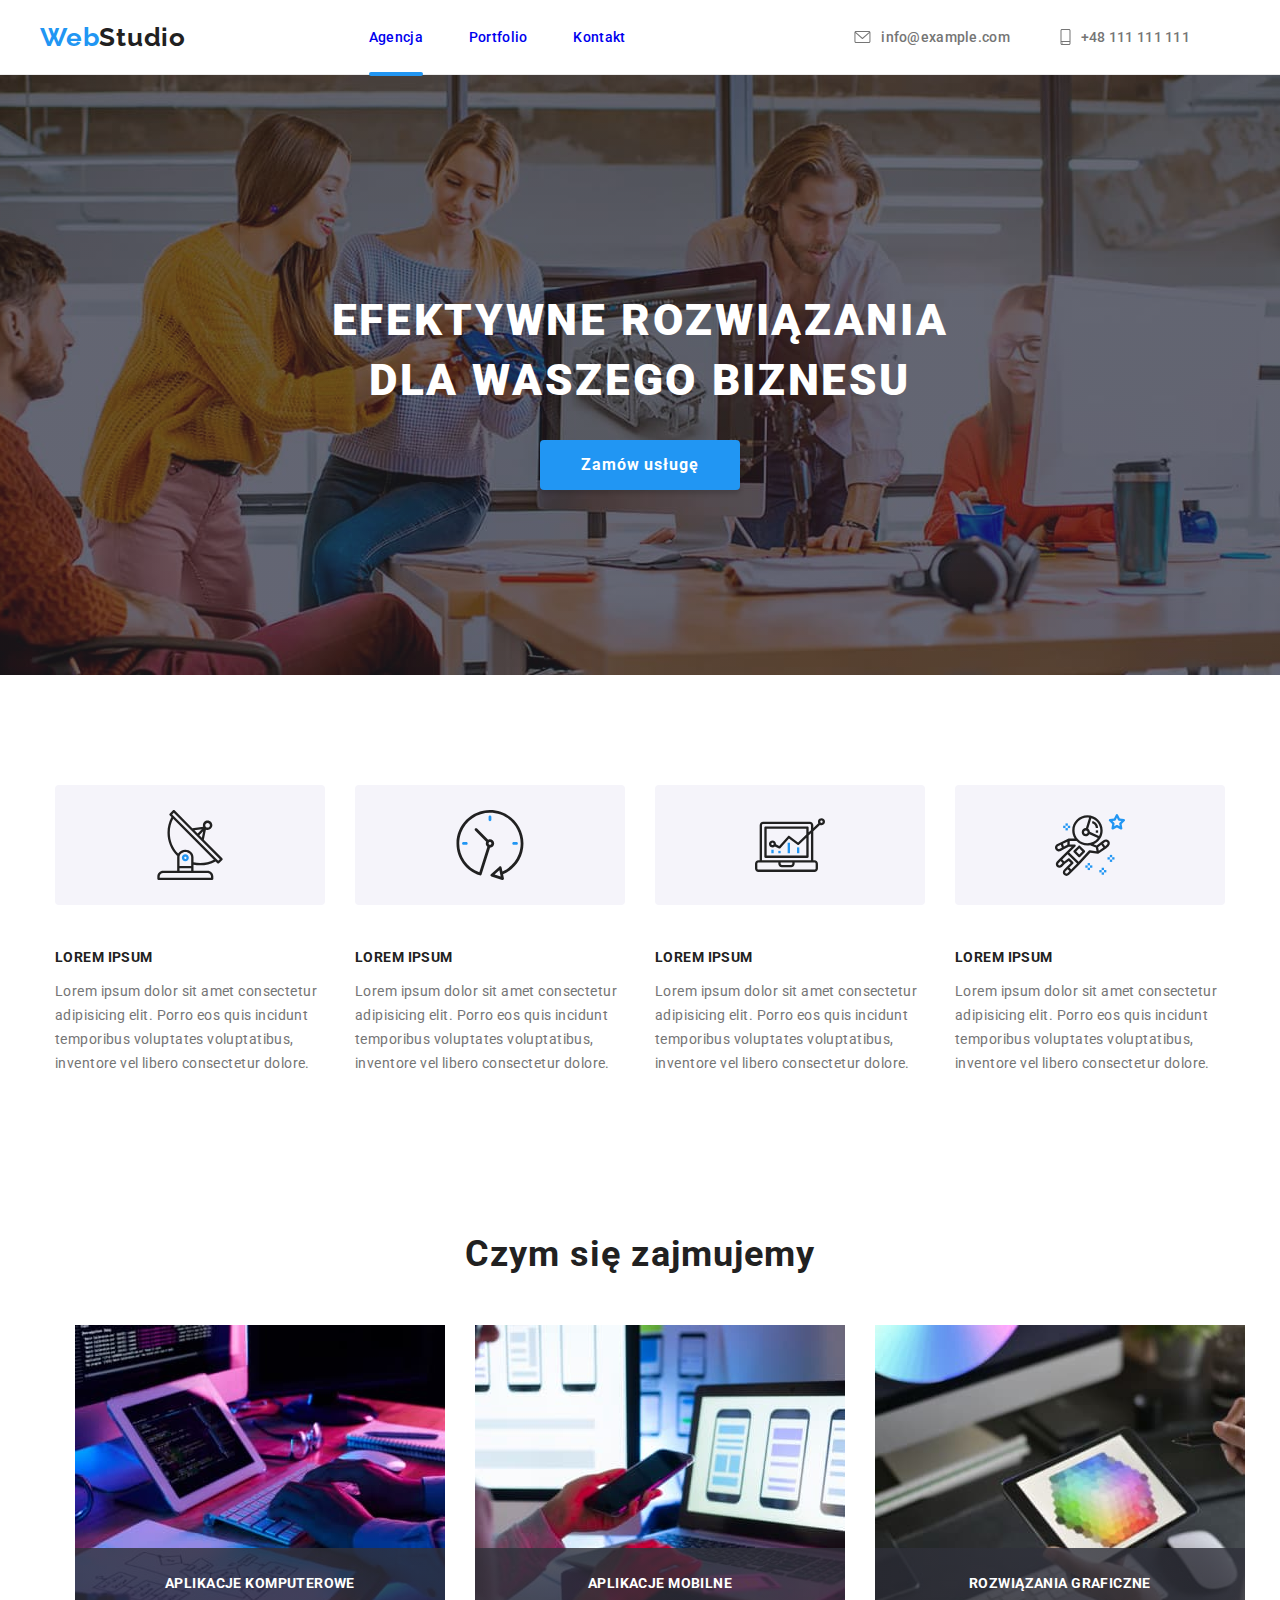
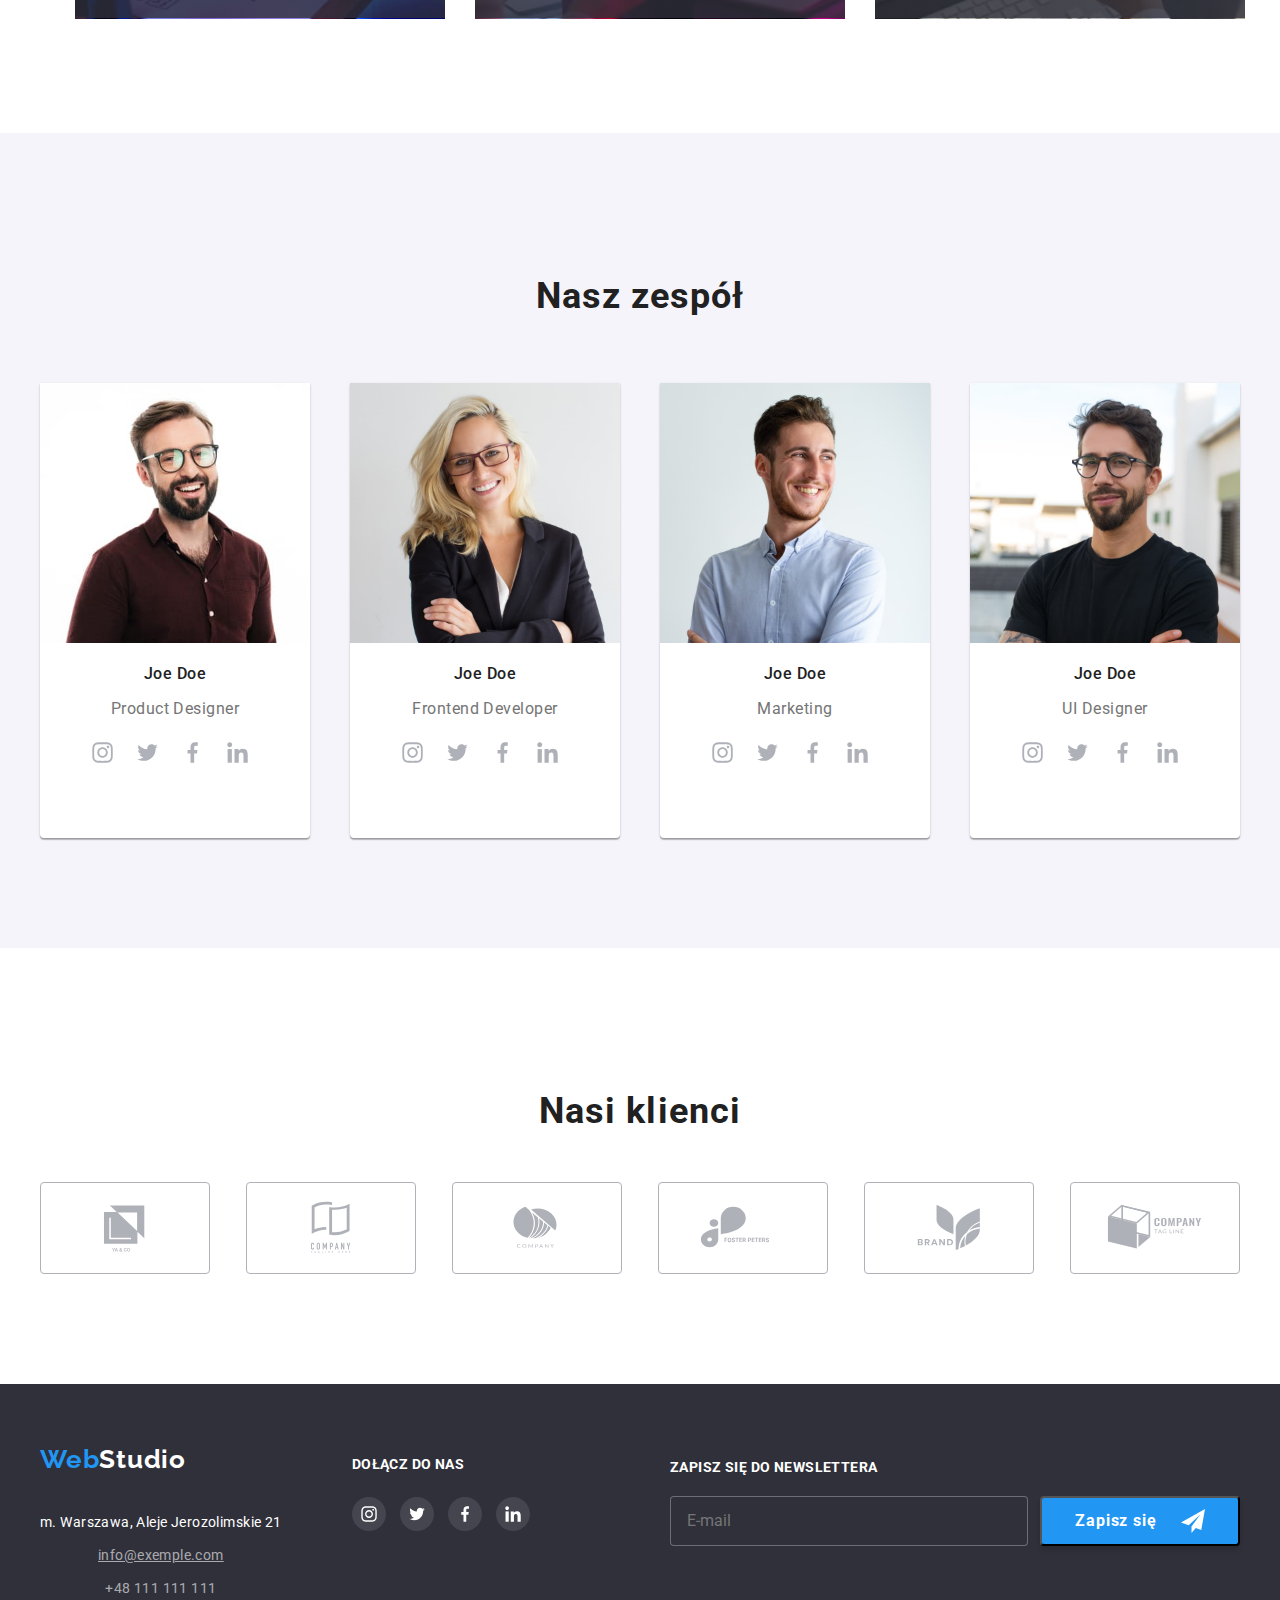
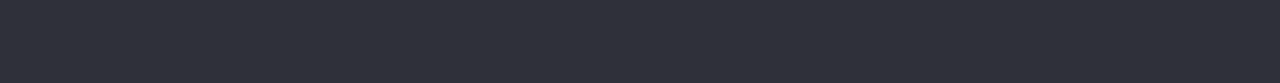
<file: index.html>
<!DOCTYPE html>
<html lang="pl">

<head>
  <title>WebStudio</title>
  <meta charset="UTF-8" />
  <meta http-equiv="X-UA-Compatible" content="IE=edge" />
  <meta name="viewport" content="width=device-width, initial-scale=1.0" />
  <meta name="description" content="WebStudio" />
  <meta name="keywords" content="HTML" />
  <meta name="author" content="Mikołaj Ludwiczak" />
  <link rel="stylesheet" href="css/modern-normalize.css" />
  <link rel="stylesheet" href="css/main.min.css" />
  <link rel="preconnect" href="https://fonts.googleapis.com" />
  <link rel="preconnect" href="https://fonts.gstatic.com" crossorigin />
  <link href="https://fonts.googleapis.com/css2?family=Raleway:wght@700&family=Roboto:wght@400;500;700;900&display=swap"
    rel="stylesheet" />
</head>

<body class="page">
  <!-- Header conntent -->
  <header class="page-header">
    <div class="container page-header__container">
      <!-- Logo link -->
      <h2 class="logo">
        <a class="logo__link" href="index.html">
          <span class="logo-main">Web</span><span class="logo-third">Studio</span>
        </a>
      </h2>

      <nav>
        <!-- Navigation menu -->
        <menu class="nav">
          <li class="nav-item">
            <a class="nav__link  nav__link-activepage" href="index.html">Agencja</a>
          </li>
          <li class="nav-item">
            <a class="nav__link" href="portfolio.html">Portfolio</a>
          </li>
          <li class="nav-item">
            <a class="nav__link" href="#contact">Kontakt</a>
          </li>
        </menu>
      </nav>
      <ul class="header-contact">
        <!-- Adress data -->
        <li class="header-contact__item">
          <a class="header-contact__link" href="mailto:info@exemple.com">
            <svg class="header-contact__icon header-contact__icon-tel" width="17" height="12">
              <use href="./images/icons.svg#icon-envelope"></use>
            </svg>info@example.com</a>
        </li>
        <li class="header-contact__item">
          <a class="header-contact__link" href="tel:+48111111111">
            <svg class="header-contact__icon header-contact__icon-mailto" width="11" height="16">
              <use href="./images/icons.svg#icon-smartphone"></use>
            </svg>+48 111 111 111</a>
        </li>
      </ul>
    </div>
  </header>

  <!-- Main Content -->
  <main class="main-page">
    <!-- Order a service -->
    <section class="service section">
      <div class="container service__container">
        <h1 class="service__title">EFEKTYWNE ROZWIĄZANIA DLA WASZEGO BIZNESU</h1>
        <button type="button" class="service-button" data-modal-open>
          <span class="service-button-title">Zamów usługę</span>
        </button>
      </div>
    </section>

    <!-- Some random text -->
    <section class="asset-box section">
      <div class="container">
        <!-- LOREM IPSUM -->
        <ul class="asset">
          <li class="asset-item-icon">
            <svg class="icon" width="70" height="70">
              <use href="./images/icons.svg#icon-antena"></use>
            </svg>
          </li>
          <li class="asset-item-icon">
            <svg class="icon" width="70" height="70">
              <use href="./images/icons.svg#icon-clock"></use>
            </svg>
          </li>
          <li class="asset-item-icon">
            <svg class="icon" width="70" height="70">
              <use href="./images/icons.svg#icon-diagram"></use>
            </svg>
          </li>
          <li class="asset-item-icon">
            <svg class="icon" width="70" height="70">
              <use href="./images/icons.svg#icon-astronaut"></use>
            </svg>
          </li>

          <li class="asset-item">
            <h3 class="asset-item-title">LOREM IPSUM</h3>
            Lorem ipsum dolor sit amet consectetur adipisicing elit. Porro
            eos quis incidunt temporibus voluptates voluptatibus, inventore
            vel libero consectetur dolore.
          </li>
          <li class="asset-item">
            <h3 class="asset-item-title">LOREM IPSUM</h3>
            Lorem ipsum dolor sit amet consectetur adipisicing elit. Porro
            eos quis incidunt temporibus voluptates voluptatibus, inventore
            vel libero consectetur dolore.
          </li>
          <li class="asset-item">
            <h3 class="asset-item-title">LOREM IPSUM</h3>
            Lorem ipsum dolor sit amet consectetur adipisicing elit. Porro
            eos quis incidunt temporibus voluptates voluptatibus, inventore
            vel libero consectetur dolore.
          </li>
          <li class="asset-item">
            <h3 class="asset-item-title">LOREM IPSUM</h3>
            Lorem ipsum dolor sit amet consectetur adipisicing elit. Porro
            eos quis incidunt temporibus voluptates voluptatibus, inventore
            vel libero consectetur dolore.
          </li>
        </ul>
      </div>
    </section>

    <!-- What we do -->
    <section class="project-box section">
      <div class="container">
        <h4 class="section__title">Czym się zajmujemy</h4>
        <ul class="project">
          <li class="project-item">
            <img src="./images/tab2.jpg" alt="Tablet obok klawiatury oraz diagram ERD" width="370" height="294" />
            <div class="project-description">Aplikacje komputerowe</div>
          </li>
          <li class="project-item">
            <img src="./images/tel.jpg" alt="Obsługa telefonu i laptopu jednocześnie" width="370" height="294" />
            <div class="project-description">Aplikacje mobilne</div>
          </li>
          <li class="project-item">
            <img src="./images/tab1.jpg" alt="Paleta kolorów na tablecie" width="370" height="294" />
            <div class="project-description">Rozwiązania graficzne</div>
          </li>
        </ul>
      </div>
    </section>

    <!-- Team info -->
    <section class="team-box section">
      <div class="container">
        <h4 class="section__title">Nasz zespół</h4>
        <ul class="team">
          <li class="team-item">
            <figure class="team-pic">
              <img src="./images/proddes.jpg" alt="Joe Doe profil picture" width="270" height="260" />
              <figcaption class="team-description">
                <p class="team-description-jobs" p>Joe Doe</p>
                Product Designer
                <ul class="team-social">
                  <li>
                    <svg class="team-icon" width="45" height="45">
                      <use href="./images/icons.svg#icon-instagram"></use>
                    </svg>
                  </li>
                  <li>
                    <svg class="team-icon" width="45" height="45">
                      <use href="./images/icons.svg#icon-twitter"></use>
                    </svg>
                  </li>
                  <li>
                    <svg class="team-icon" width="45" height="45">
                      <use href="./images/icons.svg#icon-facebook"></use>
                    </svg>
                  </li>
                  <li>
                    <svg class="team-icon" width="45" height="45">
                      <use href="./images/icons.svg#icon-linkedin"></use>
                    </svg>
                  </li>
                </ul>
              </figcaption>
            </figure>
          </li>
          <li class="team-item">
            <figure class="team-pic">
              <img src="./images/frontdev.jpg" alt="Joe Doe profil picture" width="270" height="260" />
              <figcaption class="team-description">
                <p class="team-description-jobs">Joe Doe</p>
                Frontend Developer
                <ul class="team-social">
                  <li>
                    <svg class="team-icon" width="45" height="45">
                      <use href="./images/icons.svg#icon-instagram"></use>
                    </svg>
                  </li>
                  <li>
                    <svg class="team-icon" width="45" height="45">
                      <use href="./images/icons.svg#icon-twitter"></use>
                    </svg>
                  </li>
                  <li>
                    <svg class="team-icon" width="45" height="45">
                      <use href="./images/icons.svg#icon-facebook"></use>
                    </svg>
                  </li>
                  <li>
                    <svg class="team-icon" width="45" height="45">
                      <use href="./images/icons.svg#icon-linkedin"></use>
                    </svg>
                  </li>
                </ul>
              </figcaption>
            </figure>
          </li>
          <li class="team-item">
            <figure class="team-pic">
              <img src="./images/marketing.jpg" alt="Joe Doe profil picture" width="270" height="260" />
              <figcaption class="team-description">
                <p class="team-description-jobs">Joe Doe</p>
                Marketing
                <ul class="team-social">
                  <li>
                    <svg class="team-icon" width="45" height="45">
                      <use href="./images/icons.svg#icon-instagram"></use>
                    </svg>
                  </li>
                  <li>
                    <svg class="team-icon" width="45" height="45">
                      <use href="./images/icons.svg#icon-twitter"></use>
                    </svg>
                  </li>
                  <li>
                    <svg class="team-icon" width="45" height="45">
                      <use href="./images/icons.svg#icon-facebook"></use>
                    </svg>
                  </li>
                  <li>
                    <svg class="team-icon" width="45" height="45">
                      <use href="./images/icons.svg#icon-linkedin"></use>
                    </svg>
                  </li>
                </ul>
              </figcaption>
            </figure>
          </li>
          <li class="team-item">
            <figure class="team-pic">
              <img src="./images/uides.jpg" alt="Joe Doe profil picture" width="270" height="260" />
              <figcaption class="team-description">
                <p class="team-description-jobs">Joe Doe</p>
                UI Designer
                <ul class="team-social">
                  <li>
                    <svg class="team-icon" width="45" height="45">
                      <use href="./images/icons.svg#icon-instagram"></use>
                    </svg>
                  </li>
                  <li>
                    <svg class="team-icon" width="45" height="45">
                      <use href="./images/icons.svg#icon-twitter"></use>
                    </svg>
                  </li>
                  <li>
                    <svg class="team-icon" width="45" height="45">
                      <use href="./images/icons.svg#icon-facebook"></use>
                    </svg>
                  </li>
                  <li>
                    <svg class="team-icon" width="45" height="45">
                      <use href="./images/icons.svg#icon-linkedin"></use>
                    </svg>
                  </li>
                </ul>
              </figcaption>
            </figure>
          </li>
        </ul>
      </div>
    </section>

    <section class="company-box section">
      <div class="container">
        <h4 class="section__title">Nasi klienci</h4>
        <ul class="company">
          <li class="company-item">
            <svg class="company-icon" width="106" height="60">
              <use href="./images/icons.svg#icon-logo1"></use>
            </svg>
          </li>
          <li class="company-item">
            <svg class="company-icon" width="106" height="60">
              <use href="./images/icons.svg#icon-logo2"></use>
            </svg>
          </li>
          <li class="company-item">
            <svg class="company-icon" width="106" height="60">
              <use href="./images/icons.svg#icon-logo3"></use>
            </svg>
          </li>
          <li class="company-item">
            <svg class="company-icon" width="106" height="60">
              <use href="./images/icons.svg#icon-logo4"></use>
            </svg>
          </li>
          <li class="company-item">
            <svg class="company-icon" width="106" height="60">
              <use href="./images/icons.svg#icon-logo5"></use>
            </svg>
          </li>
          <li class="company-item">
            <svg class="company-icon" width="106" height="60">
              <use href="./images/icons.svg#icon-logo6"></use>
            </svg>
          </li>
        </ul>
      </div>
    </section>
  </main>

  <!-- Bottom Content -->
  <footer id="contact" class="page-footer">
    <section class="footer">
      <div class="container footer__container ">
        <div class="contacts">
          <!-- Logo link -->
          <h2 class="logo-footer logo">
            <a href="index.html" class="logo-footer-link">
              <span class="logo-main">Web</span><span class="logo-secondary">Studio</span>
            </a>
          </h2>
          <!-- Adress data -->
          <ul class="footer-contact">
            <li class="footer-contact__item">
              <address class="contact__address">m. Warszawa, Aleje Jerozolimskie 21</address>
            </li>
            <li class="footer-contact__item">
              <a class="footer-contact__link" href="mailto:info@exemple.com"><u>info@exemple.com</u></a>
            </li>
            <li class="footer-contact__item">
              <a class="footer-contact__link" href="+48111111111">+48 111 111 111</a>
            </li>
          </ul>
        </div>
        <div class="social">
          <h3 class="social__title">Dołącz do nas</h3>
          <ul class="footer-social">
            <li>
              <svg class="footer-social-icon" width="44" height="44">
                <use href="./images/icons.svg#icon-instagram"></use>
              </svg>
              <svg class="footer-social-icon" width="44" height="44">
                <use href="./images/icons.svg#icon-twitter"></use>
              </svg>
              <svg class="footer-social-icon" width="44" height="44">
                <use href="./images/icons.svg#icon-facebook"></use>
              </svg>
              <svg class="footer-social-icon" width="44" height="44">
                <use href="./images/icons.svg#icon-linkedin"></use>
              </svg>
            </li>
          </ul>
        </div>

        <form class="newsletter-form">
          <label class="newsletter-form-tittle" for="newsletter">Zapisz się do newslettera</label>
          <div class="newsletter-form-box">
            <input class="newsletter-form__input" name="email" type="email" id="newsletter" placeholder="E-mail"
              required />
            <button class="newsletter-form-btn" type="submit">
              Zapisz się
              <svg class="newsletter-form__icon" width="24" height="24">
                <use href="./images/icons.svg#icon-send"></use>
              </svg>
            </button>
          </div>
        </form>
      </div>
    </section>
  </footer>
  <div class="backdrop is-hidden" data-modal>
    <div class="modal">
      <button type="button" class="modal-btn-close" data-modal-close>
        <svg class="modal-icon" width="18" height="18">
          <use href="./images/icons.svg#icon-close"></use>
        </svg>
      </button>

      <h3 class="modal__head">
        Zostaw swoje dane w formularzu poniżej
      </h3>

      <form class="data-form" name="signup_form">
        <label class="data-form__label" for="username">Imię
          <svg class="data-form__icon" width="18" height="18" style="top: 29px">
            <use href="./images/icons.svg#icon-person"></use>
          </svg>
          <input class="data-form__input" name="username" type="text" id="username" minlength="3" required />
        </label>
        <label class="data-form__label" for="phone">Telefon
          <svg class="data-form__icon" width="18" height="18" style="top: 98px">
            <use href="./images/icons.svg#icon-tel"></use>
          </svg>
          <input class="data-form__input" name="phone" type="tel" id="phone" maxlength="9" minlength="9" required />
        </label>
        <label class="data-form__label" for="email">Email
          <svg class="data-form__icon" width="18" height="18" style="top: 165px">
            <use href="./images/icons.svg#icon-email"></use>
          </svg>
          <input class="data-form__input" name="email" type="email" id="email" required />
        </label>
        <label class="data-form__label" for="feedback">Komentarz
          <textarea class="data-form__textarea" name="feedback" rows="6" placeholder="Wprowadź tekst"
            id="feedback"></textarea>
        </label>
        <div class="consent">
          <input class="consent__input custom-input hidden" type="checkbox" id="consent" name="consent" value="zgody"
            required />

          <label for="consent__label">
            Oświadczam iż akceptuję
            <a class="consent__link" href="#regulamin">Regulamin</a> i
            <a class="consent__link" href="#polityka">Politykę Prywatności</a>.
          </label>
        </div>
        <button class="submit" type="submit">Wyślij</button>
      </form>
    </div>
  </div>
  <script src="./js/modal.js"></script>
</body>

</html>
</file>
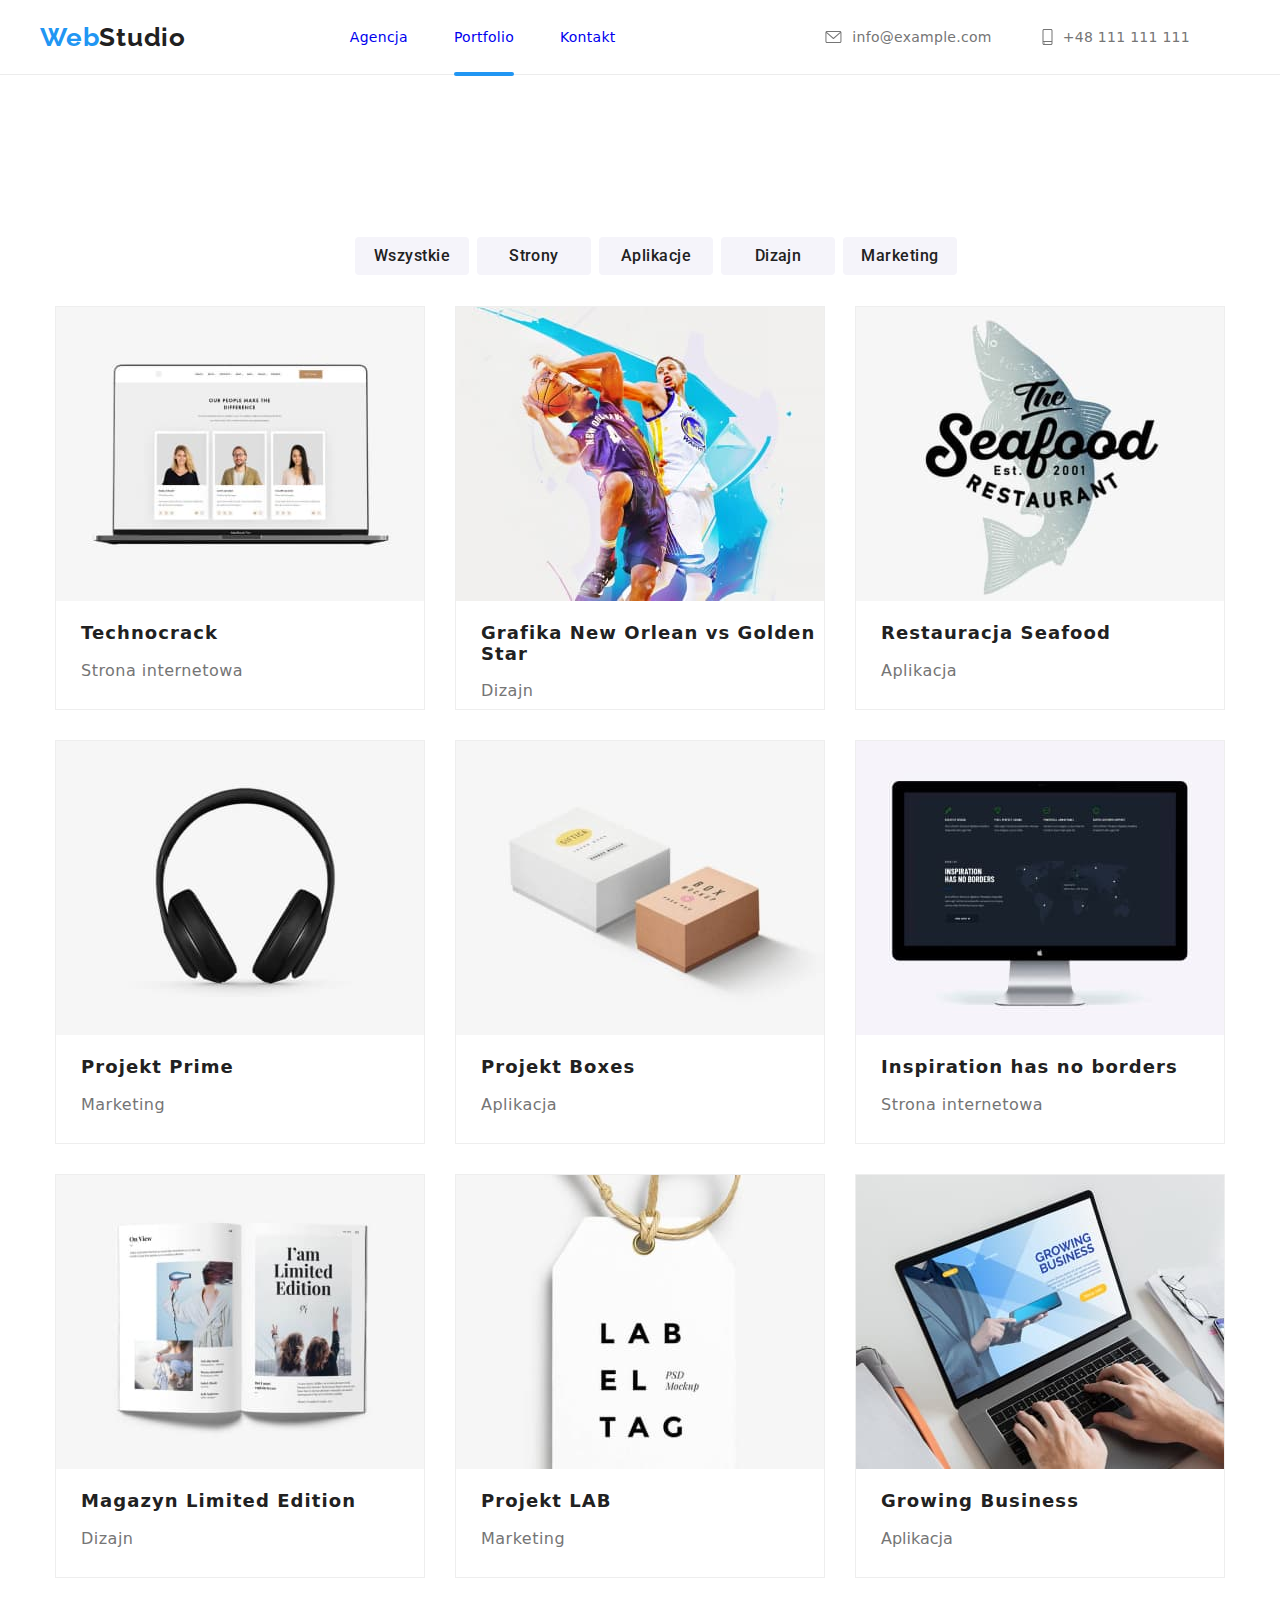
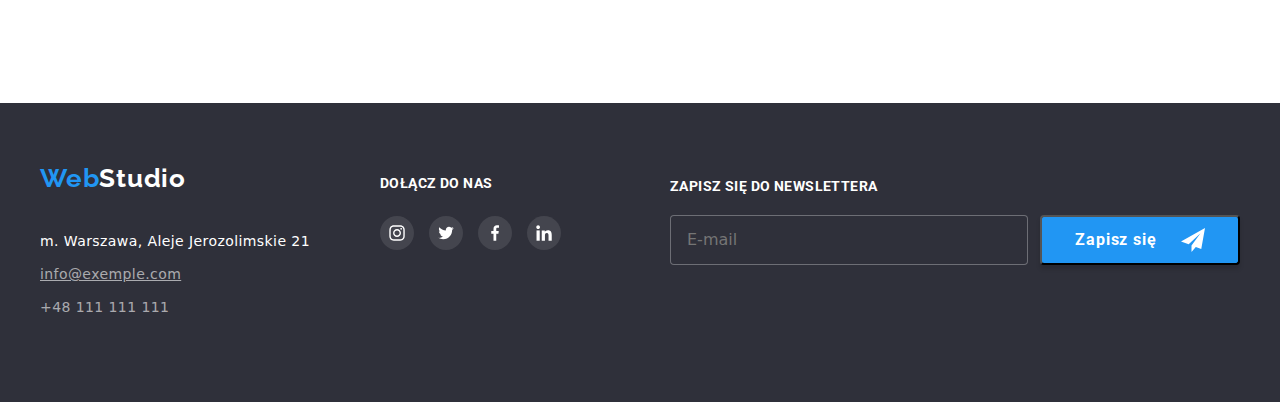
<file: portfolio.html>
<!DOCTYPE html>
<html lang="pl">

<head>
  <title>WebStudio</title>
  <meta charset="UTF-8" />
  <meta http-equiv="X-UA-Compatible" content="IE=edge" />
  <meta name="viewport" content="width=device-width, initial-scale=1.0" />
  <meta name="description" content="WebStudio" />
  <meta name="keywords" content="HTML" />
  <meta name="author" content="Mikołaj Ludwiczak" />
  <link rel="stylesheet" href="css/modern-normalize.css" />
  <link rel="stylesheet" href="css/main.min.css" />
  <link rel="preconnect" href="https://fonts.googleapis.com" />
  <link rel="preconnect" href="https://fonts.gstatic.com" crossorigin />
  <link href="https://fonts.googleapis.com/css2?family=Raleway:wght@700&family=Roboto:wght@400;500;700;900&display=swap"
    rel="stylesheet" />
</head>

<body class="page-content">
  <!-- Header conntent -->
  <header class="page-header">
    <div class="container page-header__container">
      <!-- Logo link -->
      <h2 class="logo">
        <a class="logo__link" href="index.html">
          <span class="logo-main">Web</span><span class="logo-third">Studio</span>
        </a>
      </h2>

      <nav>
        <!-- Navigation menu -->
        <menu class="nav">
          <li class="nav-item">
            <a class="nav__link" href="index.html">Agencja</a>
          </li>
          <li class="nav-item">
            <a class="nav__link nav__link-activepage" href="portfolio.html">Portfolio</a>
          </li>
          <li class="nav-item">
            <a class="nav__link" href="#contact">Kontakt</a>
          </li>
        </menu>
      </nav>
      <ul class="header-contact">
        <!-- Adress data -->
        <li class="header-contact__item">
          <a class="header-contact__link" href="mailto:info@exemple.com">
            <svg class="header-contact__icon header-contact__icon-tel" width="17" height="12">
              <use href="./images/icons.svg#icon-envelope"></use>
            </svg>info@example.com</a>
        </li>
        <li class="header-contact__item">
          <a class="header-contact__link" href="tel:+48111111111">
            <svg class="header-contact__icon header-contact__icon-mailto" width="11" height="16">
              <use href="./images/icons.svg#icon-smartphone"></use>
            </svg>+48 111 111 111</a>
        </li>
      </ul>
    </div>
  </header>

  <!-- Main Content -->
  <main class="main section">
    <section class="buttons">
      <h2 class="invisible">invisible</h2>
      <div class="container">
        <!--Portfolio buttons-->
        <ul class="filter">
          <li>
            <button type="button" class="filter-button">Wszystkie</button>
          </li>
          <li><button type="button" class="filter-button">Strony</button></li>
          <li>
            <button type="button" class="filter-button">Aplikacje</button>
          </li>
          <li><button type="button" class="filter-button">Dizajn</button></li>
          <li>
            <button type="button" class="filter-button">Marketing</button>
          </li>
        </ul>
      </div>
    </section>

    <section class="photos">
      <div class="container">
        <!--Portfolio boxes-->
        <ul class="portfolio">
          <li class="portfolio-item">
            <div class="overlay">
              <p class="overlay__label">
                Technocrack jest popularną platformą wykorzystywaną do
                rozpowszechniania koronawirusa. Firmy wykorzystują tę
                platformę do celów szpiegowskich i ataków na niezabezpieczone
                serwery konkurencji
              </p>
            </div>
            <figure class="portfolio-image">
              <img class="img-over" src="./images/laptop1.jpg" alt="Laptop wit 3 persons" width="370" height="294" />
              <figcaption class="portfolio-description">
                <h3 class="portfolio-name">Technocrack</h3>
                <p class="portfolio-type">Strona internetowa</p>
              </figcaption>
            </figure>
          </li>
          <li class="portfolio-item">
            <div class="overlay">
              <p class="overlay__label">
                Technocrack jest popularną platformą wykorzystywaną do
                rozpowszechniania koronawirusa. Firmy wykorzystują tę
                platformę do celów szpiegowskich i ataków na niezabezpieczone
                serwery konkurencji
              </p>
            </div>
            <figure class="portfolio-image">
              <img class="img-over" src="./images/basketball.jpg" alt="Basketball match" width="370" height="294" />
              <figcaption class="portfolio-description">
                <h3 class="portfolio-name">
                  Grafika New Orlean vs Golden Star
                </h3>
                <p class="portfolio-type">Dizajn</p>
              </figcaption>
            </figure>
          </li>
          <li class="portfolio-item">
            <div class="overlay">
              <p class="overlay__label">
                Technocrack jest popularną platformą wykorzystywaną do
                rozpowszechniania koronawirusa. Firmy wykorzystują tę
                platformę do celów szpiegowskich i ataków na niezabezpieczone
                serwery konkurencji
              </p>
            </div>
            <figure class="portfolio-image">
              <img class="img-over" src="./images/fish.jpg" alt="Seafood restaurant logo" width="370" height="294" />
              <figcaption class="portfolio-description">
                <h3 class="portfolio-name">Restauracja Seafood</h3>
                <p class="portfolio-type">Aplikacja</p>
              </figcaption>
            </figure>
          </li>
          <li class="portfolio-item">
            <div class="overlay">
              <p class="overlay__label">
                Technocrack jest popularną platformą wykorzystywaną do
                rozpowszechniania koronawirusa. Firmy wykorzystują tę
                platformę do celów szpiegowskich i ataków na niezabezpieczone
                serwery konkurencji
              </p>
            </div>
            <figure class="portfolio-image">
              <img class="img-over" src="./images/headphones.jpg" alt="Headphones picture" width="370" height="294" />
              <figcaption class="portfolio-description">
                <h3 class="portfolio-name">Projekt Prime</h3>
                <p class="portfolio-type">Marketing</p>
              </figcaption>
            </figure>
          </li>
          <li class="portfolio-item">
            <div class="overlay">
              <p class="overlay__label">
                Technocrack jest popularną platformą wykorzystywaną do
                rozpowszechniania koronawirusa. Firmy wykorzystują tę
                platformę do celów szpiegowskich i ataków na niezabezpieczone
                serwery konkurencji
              </p>
            </div>
            <figure class="portfolio-image">
              <img class="img-over" src="./images/boxes.jpg" alt="Boxes picture" width="370" height="294" />
              <figcaption class="portfolio-description">
                <h3 class="portfolio-name">Projekt Boxes</h3>
                <p class="portfolio-type">Aplikacja</p>
              </figcaption>
            </figure>
          </li>
          <li class="portfolio-item">
            <div class="overlay">
              <p class="overlay__label">
                Technocrack jest popularną platformą wykorzystywaną do
                rozpowszechniania koronawirusa. Firmy wykorzystują tę
                platformę do celów szpiegowskich i ataków na niezabezpieczone
                serwery konkurencji
              </p>
            </div>
            <figure class="portfolio-image">
              <img class="img-over" src="./images/monitor.jpg" alt="Monitor picture" width="370" height="294" />
              <figcaption class="portfolio-description">
                <h3 class="portfolio-name">Inspiration has no borders</h3>
                <p class="portfolio-type">Strona internetowa</p>
              </figcaption>
            </figure>
          </li>
          <li class="portfolio-item">
            <div class="overlay">
              <p class="overlay__label">
                Technocrack jest popularną platformą wykorzystywaną do
                rozpowszechniania koronawirusa. Firmy wykorzystują tę
                platformę do celów szpiegowskich i ataków na niezabezpieczone
                serwery konkurencji
              </p>
            </div>
            <figure class="portfolio-image">
              <img class="img-over" src="./images/magazine.jpg" alt="Magazine picture" width="370" height="294" />
              <figcaption class="portfolio-description">
                <h3 class="portfolio-name">Magazyn Limited Edition</h3>
                <p class="portfolio-type">Dizajn</p>
              </figcaption>
            </figure>
          </li>
          <li class="portfolio-item">
            <div class="overlay">
              <p class="overlay__label">
                Technocrack jest popularną platformą wykorzystywaną do
                rozpowszechniania koronawirusa. Firmy wykorzystują tę
                platformę do celów szpiegowskich i ataków na niezabezpieczone
                serwery konkurencji
              </p>
            </div>
            <figure class="portfolio-image">
              <img class="img-over" src="./images/label.jpg" alt="Label picture" width="370" height="294" />
              <figcaption class="portfolio-description">
                <h3 class="portfolio-name">Projekt LAB</h3>
                <p class="portfolio-type">Marketing</p>
              </figcaption>
            </figure>
          </li>
          <li class="portfolio-item">
            <div class="overlay">
              <p class="overlay__label">
                Technocrack jest popularną platformą wykorzystywaną do
                rozpowszechniania koronawirusa. Firmy wykorzystują tę
                platformę do celów szpiegowskich i ataków na niezabezpieczone
                serwery konkurencji
              </p>
            </div>
            <figure class="portfolio-image">
              <img class="img-over" src="./images/laptop2.jpg" alt="Working on laptop" width="370" height="294" />
              <figcaption class="portfolio-description">
                <h3 class="portfolio-name">Growing Business</h3>
                <p class="portfolio-typecription">Aplikacja</p>
              </figcaption>
            </figure>
          </li>
        </ul>
      </div>
    </section>
  </main>

  <!-- Bottom Content -->
  <footer id="contact" class="page-footer">
    <section class="footer">
      <div class="container footer__container ">
        <div class="contacts">
          <!-- Logo link -->
          <h2 class="logo-footer logo">
            <a href="index.html" class="logo-footer-link">
              <span class="logo-main">Web</span><span class="logo-secondary">Studio</span>
            </a>
          </h2>
          <!-- Adress data -->
          <ul class="footer-contact">
            <li class="footer-contact__item">
              <address class="contact__address">m. Warszawa, Aleje Jerozolimskie 21</address>
            </li>
            <li class="footer-contact__item">
              <a class="footer-contact__link" href="mailto:info@exemple.com"><u>info@exemple.com</u></a>
            </li>
            <li class="footer-contact__item">
              <a class="footer-contact__link" href="+48111111111">+48 111 111 111</a>
            </li>
          </ul>
        </div>
        <div class="social">
          <h3 class="social__title">Dołącz do nas</h3>
          <ul class="footer-social">
            <li>
              <svg class="footer-social-icon" width="44" height="44">
                <use href="./images/icons.svg#icon-instagram"></use>
              </svg>
              <svg class="footer-social-icon" width="44" height="44">
                <use href="./images/icons.svg#icon-twitter"></use>
              </svg>
              <svg class="footer-social-icon" width="44" height="44">
                <use href="./images/icons.svg#icon-facebook"></use>
              </svg>
              <svg class="footer-social-icon" width="44" height="44">
                <use href="./images/icons.svg#icon-linkedin"></use>
              </svg>
            </li>
          </ul>
        </div>

        <form class="newsletter-form">
          <label class="newsletter-form-tittle" for="newsletter">Zapisz się do newslettera</label>
          <div class="newsletter-form-box">
            <input class="newsletter-form__input" name="email" type="email" id="newsletter" placeholder="E-mail"
              required />
            <button class="newsletter-form-btn" type="submit">
              Zapisz się
              <svg class="newsletter-form__icon" width="24" height="24">
                <use href="./images/icons.svg#icon-send"></use>
              </svg>
            </button>
          </div>
        </form>
      </div>
    </section>
  </footer>
</body>

</html>
</file>
<file: css/main.min.css>
:root{--brand-main-color: #2196f3;--brand-second-color: #ffffff;--brand--third-color: #2f303a;--text-main-color: #212121;--transition: 250ms cubic-bezier(0.4, 0, 0.2, 1)}.page{text-align:center;font-family:"Roboto",sans-serif;color:var(--text-main-color);background:var(--brand-second-color)}.container{width:1200px;margin:0 auto}.section{padding-top:94px;padding-bottom:94px}.section__title{font-weight:700;font-size:36px;line-height:42px;letter-spacing:.03em;margin-bottom:50px;font-weight:700}.section__preferences{padding-top:0}.section__team{background-color:#f5f4fa}.backdrop{position:fixed;left:0;top:0;width:100%;height:100%;background-color:rgba(0,0,0,.2);transition:var(--transition);transition-property:transform,visibility,opacity}.is-hidden{opacity:0;visibility:hidden;pointer-events:none}.is-hidden .modal{transform:translate(100%)}.modal{position:absolute;top:50%;left:50%;transform:translate(-50%, -50%);width:528px;min-height:581px;background-color:var(--brand-second-color);transition:var(--transition);transition-property:transform}.modal-btn-close{position:absolute;top:8px;right:8px;width:30px;height:30px;background-color:var(--brand-second-color);border:1px solid rgba(0,0,0,.1);border-radius:50%;cursor:pointer}.modal-icon{fill:var(--brand-third-color);position:absolute;top:50%;left:50%;transform:translate(-50%, -50%)}.modal__head{margin-top:40px;margin-bottom:12px;font-family:"Roboto";font-style:normal;font-weight:700;font-size:20px;line-height:23px;text-align:center;letter-spacing:.03em;color:var(--text-main-color)}.submit{display:flex;justify-content:center;align-items:center;margin-left:124px;margin-top:30px;width:200px;height:50px;font-family:"Roboto";font-style:normal;font-weight:700;font-size:16px;line-height:30px;letter-spacing:.06em;color:var(--brand-second-color);background-color:var(--brand-main-color);border-radius:4px;transition:var(--transition);transition-property:box-shadow;border:var(--brand-main-color);cursor:pointer}.submit:hover{box-shadow:0px 4px 4px rgba(0,0,0,.15)}.button{width:200px;height:50px;background:var(--brand-main-color);box-shadow:0px 4px 4px rgba(0,0,0,.15);border-radius:4px;border:0px;cursor:pointer}.button__label{font-family:"Roboto";font-style:normal;font-weight:700;font-size:16px;line-height:30px;letter-spacing:.06em;color:var(--brand-second-color)}.logo{font-family:"Raleway";font-weight:700;font-size:26px;line-height:31px;letter-spacing:.03em;text-decoration:none;cursor:pointer}.logo-main{color:var(--brand-main-color);text-decoration:none}.logo-secondary{color:var(--brand-second-color);text-decoration:none}.logo-third{color:var(--text-main-color);text-decoration:none}.logo__link{text-decoration:none;color:var(--text-main-color);transition:var(--transition);transition-property:color,background-color,box-shadow}.logo__link:visited{color:var(--text-main-color)}.logo__link:active,.logo__link:hover,.logo__link:focus{color:var(--brand-main-color)}.logo-footer{display:flex;font-family:"Raleway";font-weight:700;font-size:26px;line-height:31px;letter-spacing:.03em;text-decoration:none;margin-top:0}.logo-footer-link{text-decoration:none}.nav{display:flex;list-style:none;text-decoration:none}.nav-item{font-weight:500;font-size:14px;line-height:16px;letter-spacing:.02em;color:#757575;margin-right:46px;text-decoration:none}.nav__link{text-decoration:none}.nav__link:visited{color:var(--text-main-color)}.nav__link:active,.nav__link:hover,.nav__link:focus{color:var(--brand-main-color)}.nav__link-activepage::after{content:"";display:block;position:relative;border-top:4px solid var(--brand-main-color);border-radius:2px;margin-bottom:-4px;top:27px;left:0}.header-contact{display:flex;justify-content:flex-start;font-weight:500;font-size:14px;line-height:16px;letter-spacing:.02em;list-style:none;text-decoration:none}.header-contact__link{color:#757575;margin-right:50px;text-decoration:none}.header-contact__link:active,.header-contact__link:focus,.header-contact__link:hover{color:var(--brand-main-color);--color5: var(--brand-main-color)}.header-contact__link:active,.header-contact__link:focus,.header-contact__link:hover .header-contact__icon{--color5: var(--brand-main-color);color:var(--brand-main-color)}.header-contact__icon{fill:#afb1b8;transition:var(--transition);transition-property:fill}.header-contact__icon-tel{margin-right:10px;margin-bottom:-1px}.header-contact__icon-mailto{margin-right:10px;margin-bottom:-3px}.service{display:flex;min-height:600px;background-image:linear-gradient(0deg, rgba(47, 48, 58, 0.4) 0%, rgba(47, 48, 50, 0.4) 100%),url(../images/service.jpg);background-size:1600px;background-repeat:no-repeat;background-position:center}.service__container{display:flex;flex-direction:column;justify-content:center;align-items:center}.service__title{max-width:696px;font-style:normal;font-weight:900;font-size:44px;line-height:60px;text-align:center;letter-spacing:.06em;text-transform:uppercase;color:var(--brand-second-color)}.service-button{display:flex;justify-content:space-evenly;align-items:center;width:200px;height:50px;background:var(--brand-main-color);box-shadow:0px 4px 4px rgba(0,0,0,.15);border-radius:4px;border:0px;cursor:pointer}.service-button-title{font-family:"Roboto";font-style:normal;font-weight:700;font-size:16px;line-height:30px;letter-spacing:.06em;color:var(--brand-second-color)}.asset{display:flex;justify-content:center;flex-wrap:wrap;align-items:center;text-align:left;list-style:none;padding:0;width:100%}.asset-item{max-width:270px;margin-left:15px;margin-right:15px;font-weight:400;font-size:14px;line-height:24px;letter-spacing:.03em;list-style-type:none;color:#757575}.asset-item-icon{display:flex;justify-content:center;align-items:center;margin-left:15px;margin-right:15px;margin-bottom:30px;width:270px;height:120px;background-color:#f5f4fa;border-radius:4px;list-style-type:none}.asset-item-title{font-weight:700;font-size:14px;line-height:16px;letter-spacing:.03em;text-transform:uppercase;color:var(--text-main-color)}.project-box{text-align:center;padding-top:0}.project{display:flex;justify-content:center}.project-item{list-style:none;position:relative;margin-right:15px;margin-left:15px}.project-description{width:370px;height:70px;background-image:linear-gradient(0deg, rgba(47, 48, 58, 0.8) 0%, rgba(47, 48, 58, 0.8) 100%);position:absolute;bottom:5px;display:flex;align-items:center;justify-content:center;font-family:"Roboto";font-style:normal;font-weight:700;font-size:14px;line-height:16px;text-align:center;letter-spacing:.03em;text-transform:uppercase;color:#fff}.team-box{text-align:center;background:#f5f4fa}.team{display:inline-flex;justify-content:space-between;align-items:center;list-style:none;padding:0;width:100%}.team-pic{padding-bottom:30px;box-shadow:0px 1px 3px rgba(0,0,0,.12),0px 1px 1px rgba(0,0,0,.14),0px 2px 1px rgba(0,0,0,.2);border-radius:0px 0px 4px 4px;background-color:var(--brand-second-color);margin:0}.team-description{font-weight:400;font-size:16px;line-height:19px;text-align:center;letter-spacing:.03em;color:#757575}.team-description-jobs{font-weight:500;font-size:16px;line-height:19px;text-align:center;letter-spacing:.03em;color:var(--text-main-color)}.team-social{margin-top:16px;margin-bottom:30px;width:206px;height:44px;display:flex;justify-content:space-between;align-items:center;list-style:none}.team-icon{fill:#afb1b8;margin-top:16px;margin-bottom:18px}.team-icon:active,.team-icon:hover,.team-icon:focus{fill:var(--brand-second-color);--color3: var(--brand-main-color);cursor:pointer}.company-box{text-align:center}.company{display:flex;justify-content:space-between;list-style:none;padding:0}.company-item{display:flex;align-items:center;justify-content:center;width:170px;height:92px;border:1px solid #afb1b8;border-radius:4px;transition:var(--transition);transition-property:fill}.company-item:hover .company-icon{fill:var(--brand-main-color);cursor:pointer}.company-item:hover{border-color:var(--brand-main-color);cursor:pointer}.company-icon{fill:#afb1b8;transition:var(--transition);transition-property:fill}.filter{display:flex;justify-content:center;align-items:center;list-style:none}.filter-button{width:114px;height:38px;margin-right:8px;font-weight:500;font-size:16px;font-family:"Roboto";font-weight:500;font-size:16px;line-height:26px;text-align:center;letter-spacing:.03em;color:var(--text-main-color);background:#f5f4fa;border-radius:4px;border:0px;transition:var(--transition);transition-property:color,background,box-shadow}.filter-button:active,.filter-button:focus,.filter-button:hover{color:var(--brand-second-color);background:var(--brand-main-color);box-shadow:0px 3px 1px rgba(0,0,0,.1),0px 1px 2px rgba(0,0,0,.08),0px 2px 2px rgba(0,0,0,.12);border-radius:4px;border:0px;cursor:pointer}.invisible{visibility:hidden}.portfolio{display:flex;justify-content:space-between;align-items:flex-start;flex-wrap:wrap;list-style:none;padding-left:0;padding-top:0}.portfolio-item{position:relative;z-index:1;width:370px;height:404px;margin:15px;list-style-type:none;background:var(--brand-second-color);overflow:hidden;cursor:pointer;transition:var(--transition);transition-property:fill;border:1px solid #eee}.portfolio-item:hover,.portfolio-item:active,.portfolio-item:focus{box-shadow:0px 1px 1px rgba(0,0,0,.12),0px 4px 4px rgba(0,0,0,.06),1px 4px 6px rgba(0,0,0,.16);cursor:pointer}.portfolio-item:hover .overlay{visibility:visible;transform:translateY(0)}.portfolio-description{position:absolute;z-index:101;font-size:16px;color:#757575;padding-left:25px;background-color:var(--brand-second-color);width:100%;height:100%}.portfolio-image{margin:0px;object-fit:cover}.portfolio-name{position:relative;z-index:3;font-weight:700;font-size:18px;letter-spacing:.06em;color:var(--text-main-color)}.portfolio-type{position:relative;z-index:3;font-weight:400;font-size:16px;letter-spacing:.03em;color:#757575}.img-over{position:relative;overflow:hidden}.overlay{z-index:4;visibility:hidden;position:absolute;overflow:hidden;width:370px;height:294px;background-color:rgba(33,150,243,.9);transform:translateY(100%);transition:var(--transition);transition-property:transform}.overlay__label{text-align:left;padding-top:49px;padding-left:24px;padding-right:45px;font-family:"Roboto";font-style:normal;font-weight:400;font-size:18px;line-height:28px;letter-spacing:.03em;color:#fff}.contacts{display:flex;flex-direction:column;padding-left:0;justify-content:space-between;align-items:flex-start;color:rgba(255,255,255,.6)}.contact__address{color:var(--brand-second-color);text-decoration:none;font-style:normal;list-style:none}.footer-contact{padding:0;font-weight:400;font-size:14px;line-height:24px;letter-spacing:.03em;list-style:none}.footer-contact__item{margin-bottom:9px}.footer-contact__link{color:rgba(255,255,255,.6);text-align:start;text-decoration:none;transition:var(--transition);transition-property:color,background-color,box-shadow}.social{margin-top:12px;margin-left:70px}.social__title{text-align:left;font-family:"Roboto";font-style:normal;font-weight:700;font-size:14px;line-height:16px;letter-spacing:.03em;text-transform:uppercase;padding:0;margin:0;margin-bottom:20px;color:var(--brand-second-color)}.footer-social{display:flex;justify-content:space-between;flex-direction:column;text-align:left;list-style:none;margin:0;padding:0}.footer-social-icon{padding-right:10px;fill:var(--brand-second-color);--color3: rgba(255, 255, 255, 0.1);transition:var(--transition);transition-property:var(--color3)}.footer-social-icon:active,.footer-social-icon:hover,.footer-social-icon:focus{--color3: var(--brand-main-color);cursor:pointer}.newsletter-form{text-align:left;margin-top:14px;margin-left:auto;width:570px}.newsletter-form-tittle{margin:0;padding:0;text-align:left;font-family:"Roboto";font-style:normal;font-weight:700;font-size:14px;letter-spacing:.03em;text-transform:uppercase;color:var(--brand-second-color)}.newsletter-form-box{margin-top:20px;display:inline-flex;justify-content:center;align-content:center}.newsletter-form__input{width:358px;height:50px;padding:15px;padding-left:16px;margin-right:12px;background-color:#2f303a;border:1px solid rgba(255,255,255,.3);color:var(--brand-second-color);border-radius:4px;outline:none}.newsletter-form-btn{width:200px;height:50px;display:flex;justify-content:center;align-items:center;font-family:"Roboto";font-style:normal;font-weight:700;font-size:16px;line-height:30px;letter-spacing:.06em;color:#fff;background:var(--brand-main-color);box-shadow:0px 4px 4px rgba(0,0,0,.15);border-radius:4px;cursor:pointer}.newsletter-form__icon{margin-left:24px}.data-form{text-align:left;margin-left:40px;margin-right:40px;position:relative}.data-form__label{display:block;margin-top:10px;font-family:"Roboto";font-style:normal;font-weight:400;font-size:12px;line-height:14px;letter-spacing:.01em;color:#757575;transition:var(--transition);transition-property:border,fill}.data-form__label:focus-within{fill:var(--brand-main-color);outline:none}.data-form__input{display:block;margin-top:4px;padding:12px;padding-left:42px;border:1px solid rgba(33,33,33,.2);border-radius:4px;width:100%;height:40px;font-family:"Roboto";font-style:normal;font-weight:400;font-size:14px;line-height:24px;letter-spacing:.03em;color:#757575;transition:var(--transition);transition-property:border,fill;outline:none}.data-form__input:focus-within{border:1px solid var(--brand-main-color);outline:none}.data-form__textarea{margin-top:4px;padding:12px 16px 12px 16px;resize:none;border:1px solid rgba(33,33,33,.2);border-radius:4px;width:100%;font-family:"Roboto";font-style:normal;font-weight:400;font-size:12px;line-height:14px;letter-spacing:.01em;color:#757575;transition:var(--transition);transition-property:border;outline:none}.data-form__textarea:focus{border:1px solid var(--brand-main-color);outline:none}.data-form__icon{position:absolute;top:38px;left:12px}.custom-input{background-image:url("data:image/svg+xml;charset=utf8,%3Csvg width='16' height='15' viewBox='0 0 16 15' fill='none' xmlns='http://www.w3.org/2000/svg'%3E%3Cpath d='M14.2222 1.66667V13.3333H1.77778V1.66667H14.2222ZM14.2222 0H1.77778C0.8 0 0 0.75 0 1.66667V13.3333C0 14.25 0.8 15 1.77778 15H14.2222C15.2 15 16 14.25 16 13.3333V1.66667C16 0.75 15.2 0 14.2222 0Z' fill='%23212121'/%3E%3C/svg%3E");background-repeat:no-repeat;outline:none}.custom-input:checked{background-image:url("data:image/svg+xml;charset=utf8,%3Csvg width='13' height='10' viewBox='0 0 13 10' fill='none' xmlns='http://www.w3.org/2000/svg'%3E%3Cpath d='M1.95703 4.75166L1.88825 4.68604L1.81923 4.75141L0.93123 5.59258L0.854858 5.66492L0.930974 5.73753L4.42671 9.07236L4.49574 9.1382L4.56476 9.07236L12.069 1.91352L12.1449 1.84116L12.069 1.76881L11.1873 0.927644L11.1183 0.861826L11.0493 0.927611L4.49577 7.17353L1.95703 4.75166Z' fill='white' stroke='white' stroke-width='0.2'/%3E%3C/svg%3E"),url("data:image/svg+xml;charset=utf8,%3Csvg width='16' height='15' viewBox='0 0 16 15' fill='none' xmlns='http://www.w3.org/2000/svg'%3E%3Crect width='16' height='15' rx='2' fill='%232196F3'/%3E%3C/svg%3E");background-repeat:no-repeat;background-position:center center;outline:none}.hidden{-moz-appearance:none;-webkit-appearance:none;appearance:none}.consent{margin-top:20px;display:flex;justify-content:center;align-items:center}.consent__link{font-family:"Roboto";font-style:normal;font-weight:400;font-size:14px;line-height:24px;letter-spacing:.03em;text-decoration-line:underline;color:#2196f3}.consent__label{margin-top:0;font-family:"Roboto";font-style:normal;font-weight:400;font-size:14px;line-height:24px;letter-spacing:.03em;color:#757575}.consent__input{width:16px;height:15px;margin-right:7px;font-family:"Roboto";font-style:normal;font-weight:400;font-size:14px;line-height:24px;letter-spacing:.03em}.consent__button{margin-left:124px;margin-top:30px}.page-header{border-bottom:1px solid #ececec}.page-header__container{display:flex;justify-content:space-between;align-items:center;background:var(--brand-second-color)}.page-footer{background-color:#2f303a;padding-top:60px;padding-bottom:60px}.footer{display:flex;align-items:flex-start;justify-content:space-between}.footer__container{display:flex;justify-content:start}.logo-footer{display:flex;font-family:"Raleway";font-weight:700;font-size:26px;line-height:31px;letter-spacing:.03em;text-decoration:none;margin-top:0}.logo-footer-link{text-decoration:none}/*# sourceMappingURL=main.min.css.map */
</file>
